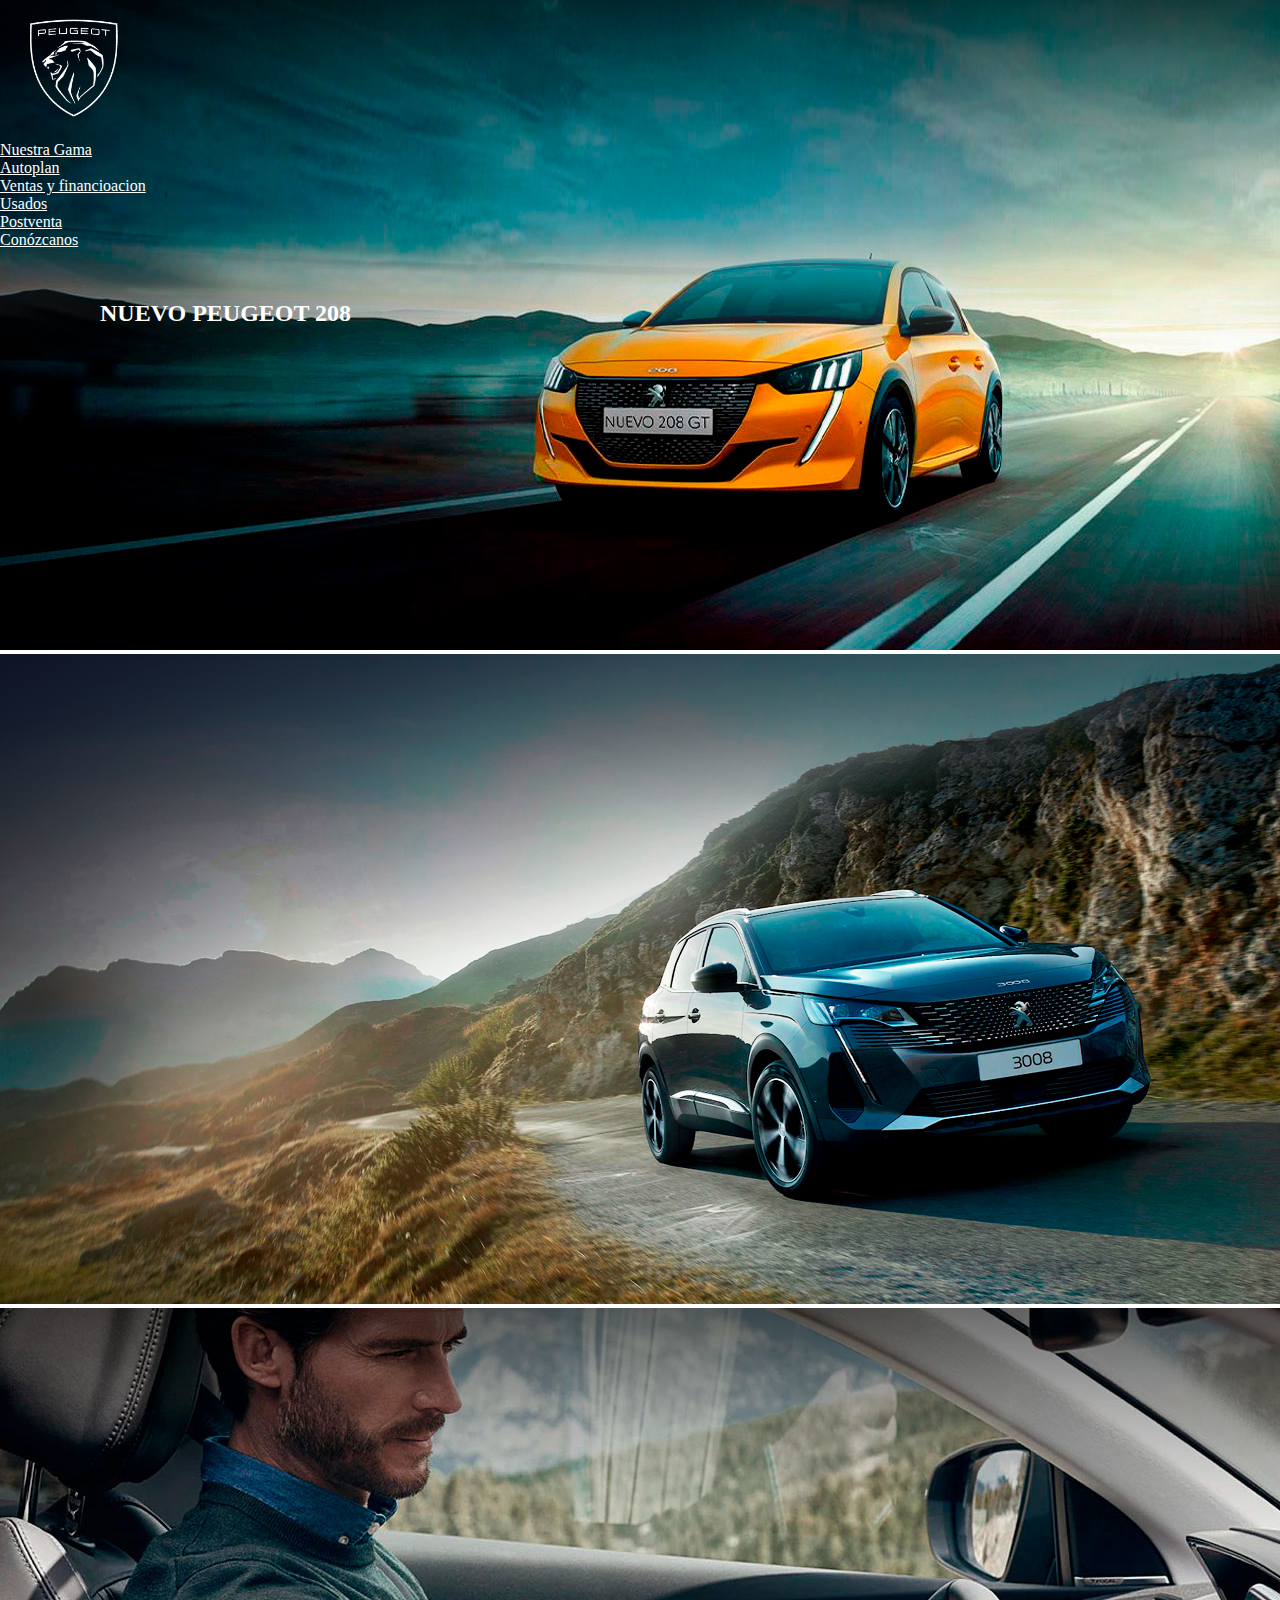
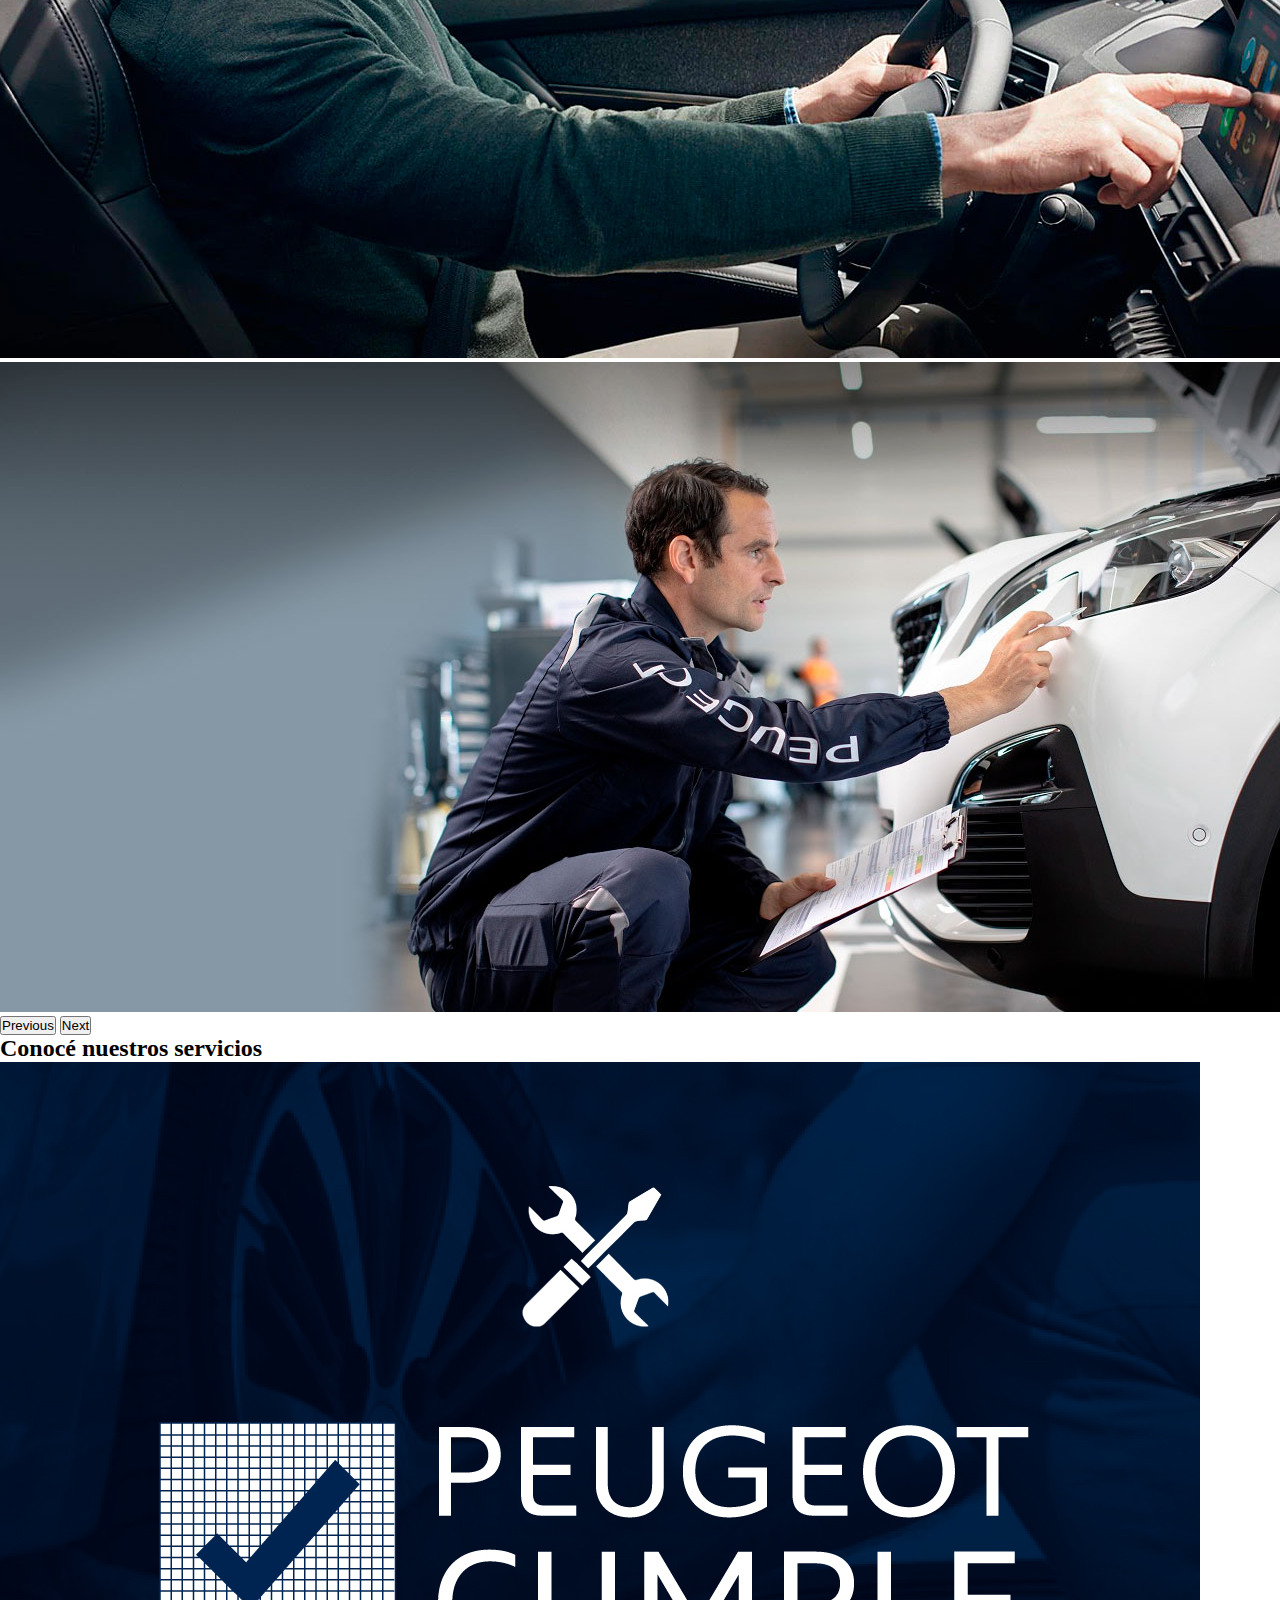
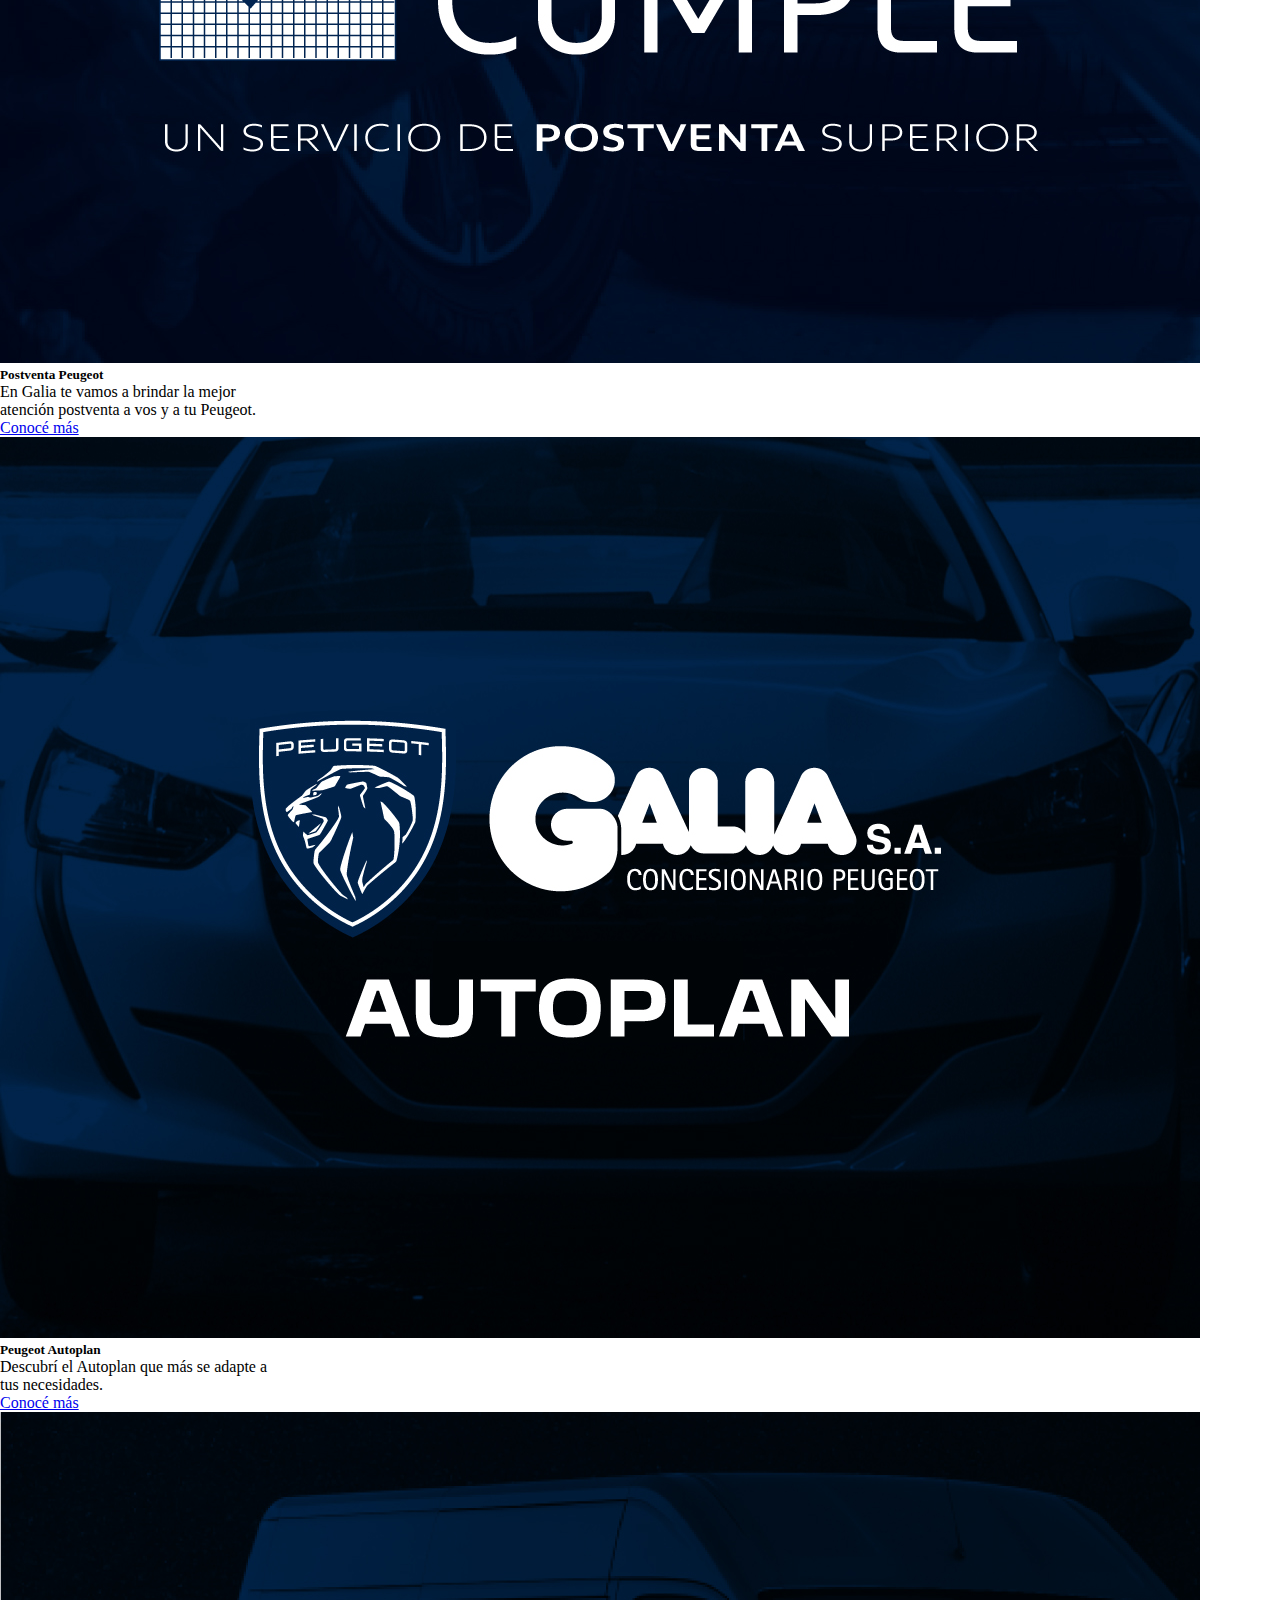
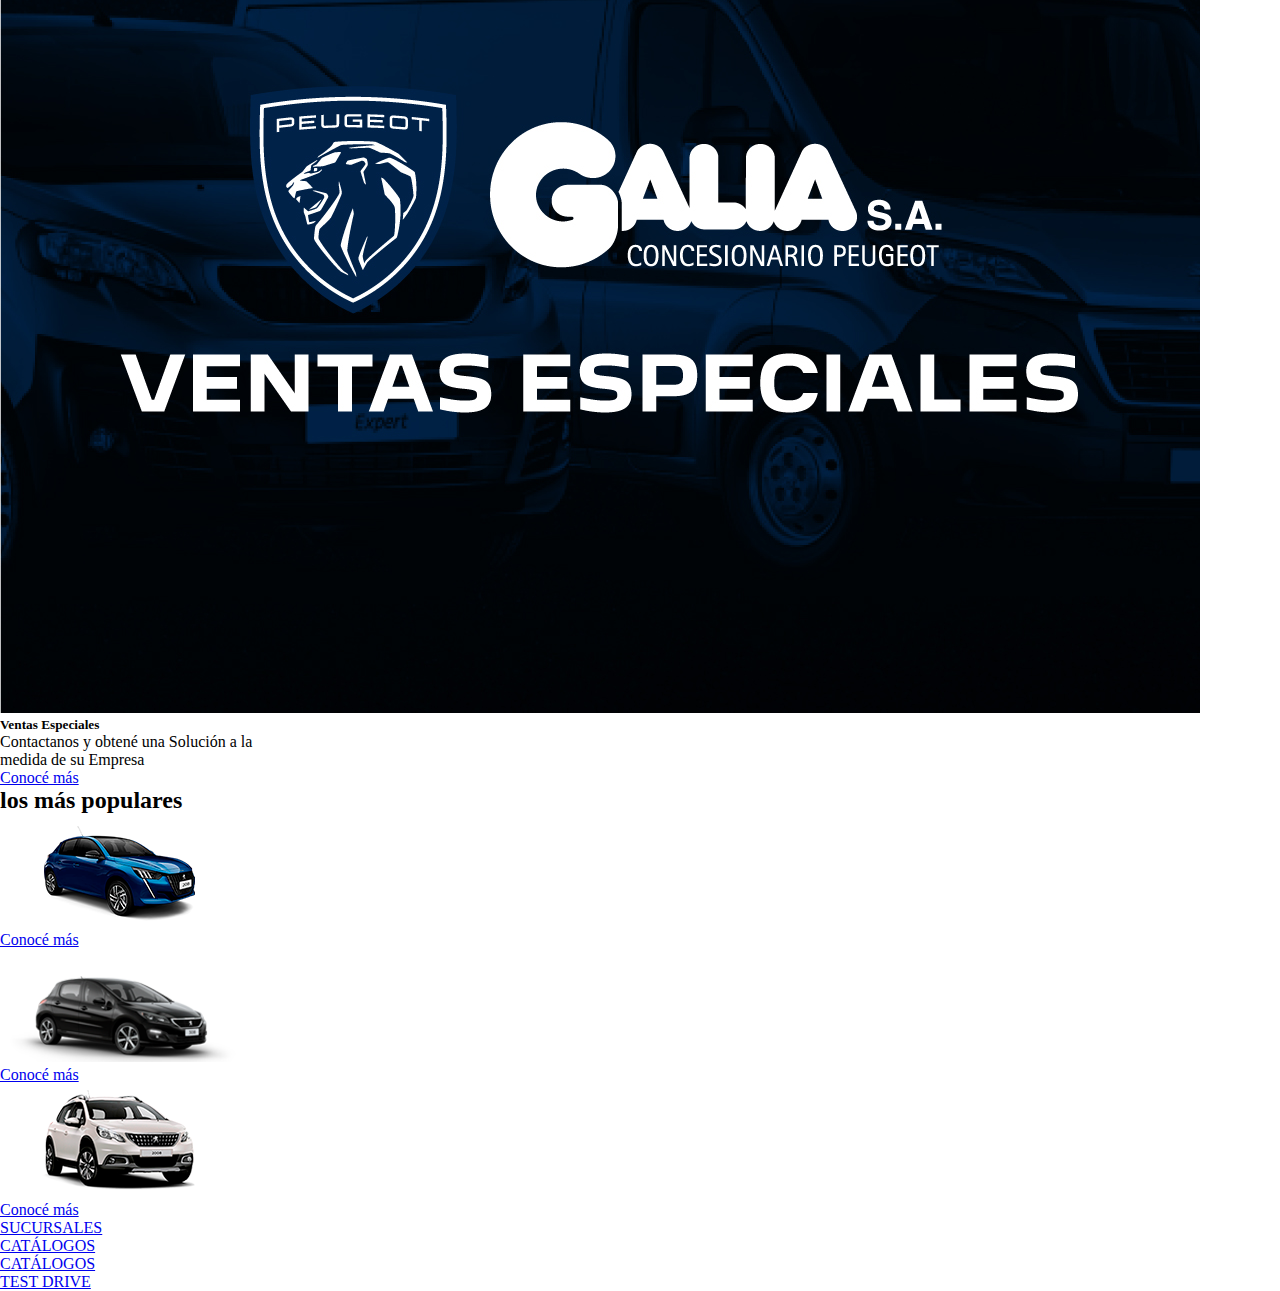
<file: index.html>
<!DOCTYPE html>
<html lang="en">
<head>
    <meta charset="UTF-8">
    <meta http-equiv="X-UA-Compatible" content="IE=edge">
    <meta name="viewport" content="width=device-width, initial-scale=1.0">
    <link rel="icon" type="image/png" href="images/logo.png">
    <link href="https://cdn.jsdelivr.net/npm/bootstrap@5.1.3/dist/css/bootstrap.min.css" rel="stylesheet" integrity="sha384-1BmE4kWBq78iYhFldvKuhfTAU6auU8tT94WrHftjDbrCEXSU1oBoqyl2QvZ6jIW3" crossorigin="anonymous">
    <script src="https://cdn.jsdelivr.net/npm/bootstrap@5.1.3/dist/js/bootstrap.bundle.min.js" integrity="sha384-ka7Sk0Gln4gmtz2MlQnikT1wXgYsOg+OMhuP+IlRH9sENBO0LRn5q+8nbTov4+1p" crossorigin="anonymous"></script>
    <link rel="stylesheet" href="index.css">
    <title>Peugeot</title>
</head>
<body>
    <div class="container-fluid">
        <nav class=" container-fluid nav hstack">
            <img src="images/logo.png" class="img-fluid " alt="...">
            <ul class="container-fluid list-group list-group-horizontal d-flex p-2 bd-highlight align-items-start">
                <li class="list-group-item bg-transparent">
                  <a class="nav-link" href="codigo/nuestraGama.html">Nuestra Gama</a>
                </li>
                <li class=" list-group-item bg-transparent">
                  <a class="nav-link" href="codigo/autoplan.html">Autoplan</a>
                </li>
                <li class=" list-group-item bg-transparent">
                  <a class="nav-link" href="codigo/ventasYFinanciacion.html">Ventas y financioacion</a>
                </li>
                <li class=" list-group-item bg-transparent">
                  <a class="nav-link" href="codigo/Usados.html">Usados</a>
                </li>
                <li class=" list-group-item bg-transparent">
                  <a class="nav-link" href="codigo/postventa.html">Postventa</a>
                </li>
                <li class=" list-group-item bg-transparent">
                  <a class="nav-link" href="codigo/conozcanos.html">Conózcanos</a>
                </li>
              </ul>
        </nav>
        <h2 class="textoImagen">
            NUEVO PEUGEOT 208
        </h2>
        <div id="carouselExampleControls" class="carousel slide" data-bs-ride="carousel">
            <div class="carousel-inner">
              <div class="carousel-item active">
                <img src="images/208.jpg" class="d-block w-100" alt="...">
              </div>
              <div class="carousel-item">
                <img src="images/3008.jpg" class="d-block w-100" alt="...">
              </div>
              <div class="carousel-item">
                <img src="images/manejo.jpg" class="d-block w-100" alt="...">
              </div>
              <div class="carousel-item">
                <img src="images/taller.jpg" class="d-block w-100" alt="...">
              </div>
            </div>
            <button class="carousel-control-prev" type="button" data-bs-target="#carouselExampleControls" data-bs-slide="prev">
              <span class="carousel-control-prev-icon" aria-hidden="true"></span>
              <span class="visually-hidden">Previous</span>
            </button>
            <button class="carousel-control-next" type="button" data-bs-target="#carouselExampleControls" data-bs-slide="next">
              <span class="carousel-control-next-icon" aria-hidden="true"></span>
              <span class="visually-hidden">Next</span>
            </button>
          </div>
    </div>
    <main class="container-fluid">  
        <h2  class="text-center text-uppercase mt-4">
            Conocé nuestros servicios
        </h2>
        <div>
            <div class="container-fluid m-5">
                <div class="row">
                  <div class="col">
                    <div class="card" style="width: 18rem;">
                        <img src="images/card1.jpg" class="card-img-top" alt="...">
                        <div class="card-body">
                          <h5 class="card-title">Postventa Peugeot</h5>
                          <p class="card-text">En Galia te vamos a brindar la mejor atención postventa a vos y a tu Peugeot.</p>
                          <a href="#" class="btn btn-primary">Conocé más</a>
                        </div>
                      </div>
                  </div>
                  <div class="col">
                    <div class="card" style="width: 18rem;">
                        <img src="images/card2.jpg" class="card-img-top" alt="...">
                        <div class="card-body">
                          <h5 class="card-title">Peugeot Autoplan</h5>
                          <p class="card-text">Descubrí el Autoplan que más se adapte a tus necesidades.</p>
                          <a href="#" class="btn btn-primary">Conocé más</a>
                        </div>
                      </div>
                  </div>
                  <div class="col">
                    <div class="card" style="width: 18rem;">
                        <img src="images/card3.jpg" class="card-img-top" alt="...">
                        <div class="card-body">
                          <h5 class="card-title">Ventas Especiales</h5>
                          <p class="card-text">Contactanos y obtené una Solución a la medida de su Empresa</p>
                          <a href="#" class="btn btn-primary">Conocé más</a>
                        </div>
                      </div>
                  </div>
                </div>
              </div>
        </div>
        <h2  class="text-center text-uppercase mt-4">
            los más populares
        </h2>
        <div>
            <div class="container-fluid m-5">
                <div class="row">
                  <div class="col">
                    <div class="card" style="width: 18rem;">
                        <img src="images/card4.png" class="card-img-top" alt="...">
                        <div class="card-body">
                            <a href="#" class="btn btn-primary">Conocé más</a>
                        </div>
                      </div>
                  </div>
                  <div class="col">
                    <div class="card" style="width: 18rem;">
                        <img src="images/card5.png" class="card-img-top" alt="...">
                        <div class="card-body">
                            <a href="#" class="btn btn-primary">Conocé más</a>
                        </div>
                      </div>
                  </div>
                  <div class="col">
                    <div class="card" style="width: 18rem;">
                        <img src="images/card6.png" class="card-img-top" alt="...">
                        <div class="card-body">
                            <a href="#" class="btn btn-primary">Conocé más</a>
                        </div>
                      </div>
                  </div>
                </div>
              </div>
        </div>
    </main>
    <footer class="container-fluid">
        <nav class="navbar navbar-expand-lg bg-black">
            <div class="container-fluid">
                <ul class="navbar-nav mx-auto">
                  <li class="nav-item">
                    <a class="nav-link text-light" href="#">SUCURSALES</a>
                  </li>
                  <li class="nav-item">
                    <a class="nav-link text-light" href="#">CATÁLOGOS</a>
                  </li>
                  <li class="nav-item">
                    <a class="nav-link text-light" href="#">CATÁLOGOS</a>
                  </li>
                  <li class="nav-item">
                    <a class="nav-link text-light" href="#">TEST DRIVE</a>
                  </li>
                </ul>
            </div>
          </nav>
    </footer>
</body>
</html>
</file>
<file: index.css>
*{
    margin: 0;
    padding: 0;
    box-sizing: border-box;
}


.nav{
    position: absolute;
    z-index: 2;
    top: 0;
    left:0;

}

.nav img{
    width: 140px;
}

.nav ul li a{
    color: white;
}

.textoImagen{
    position: absolute;
    z-index: 1;
    top: 300px;
    left: 100px;
    color: white;
}
</file>
